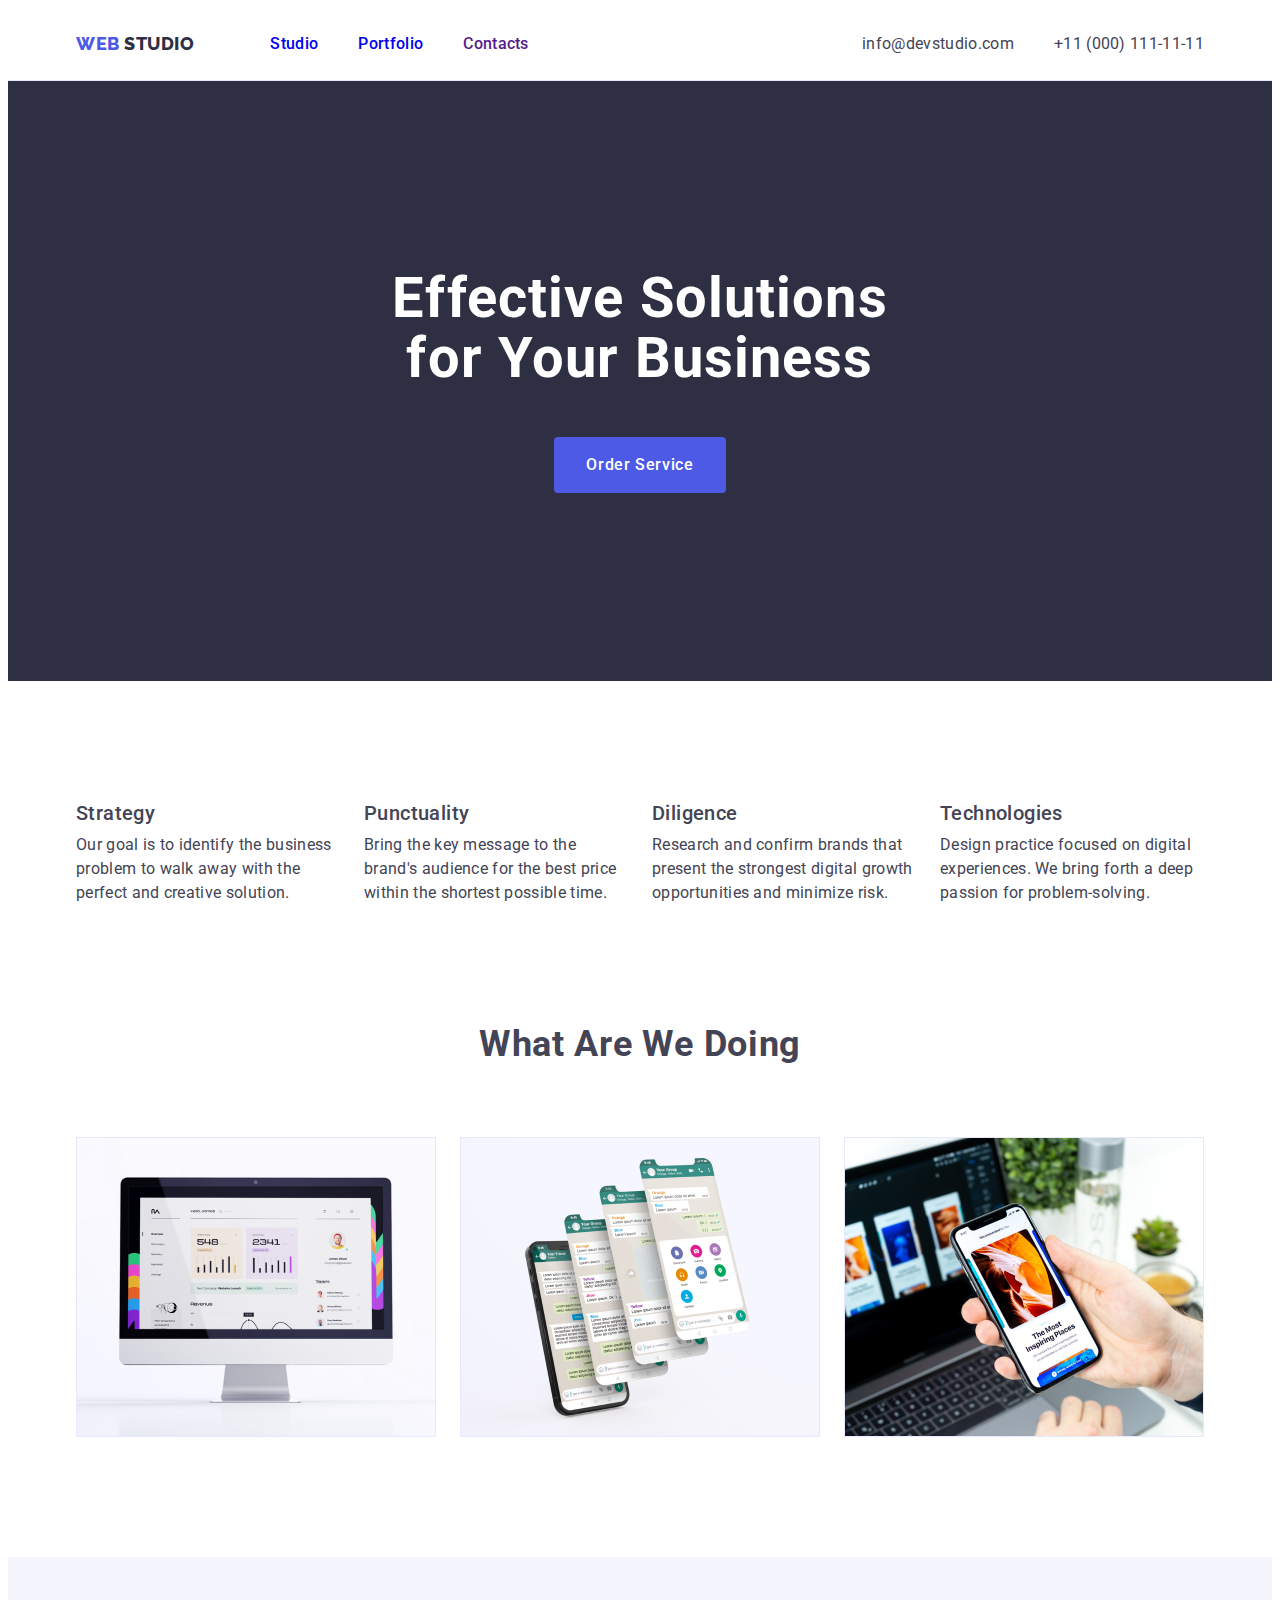
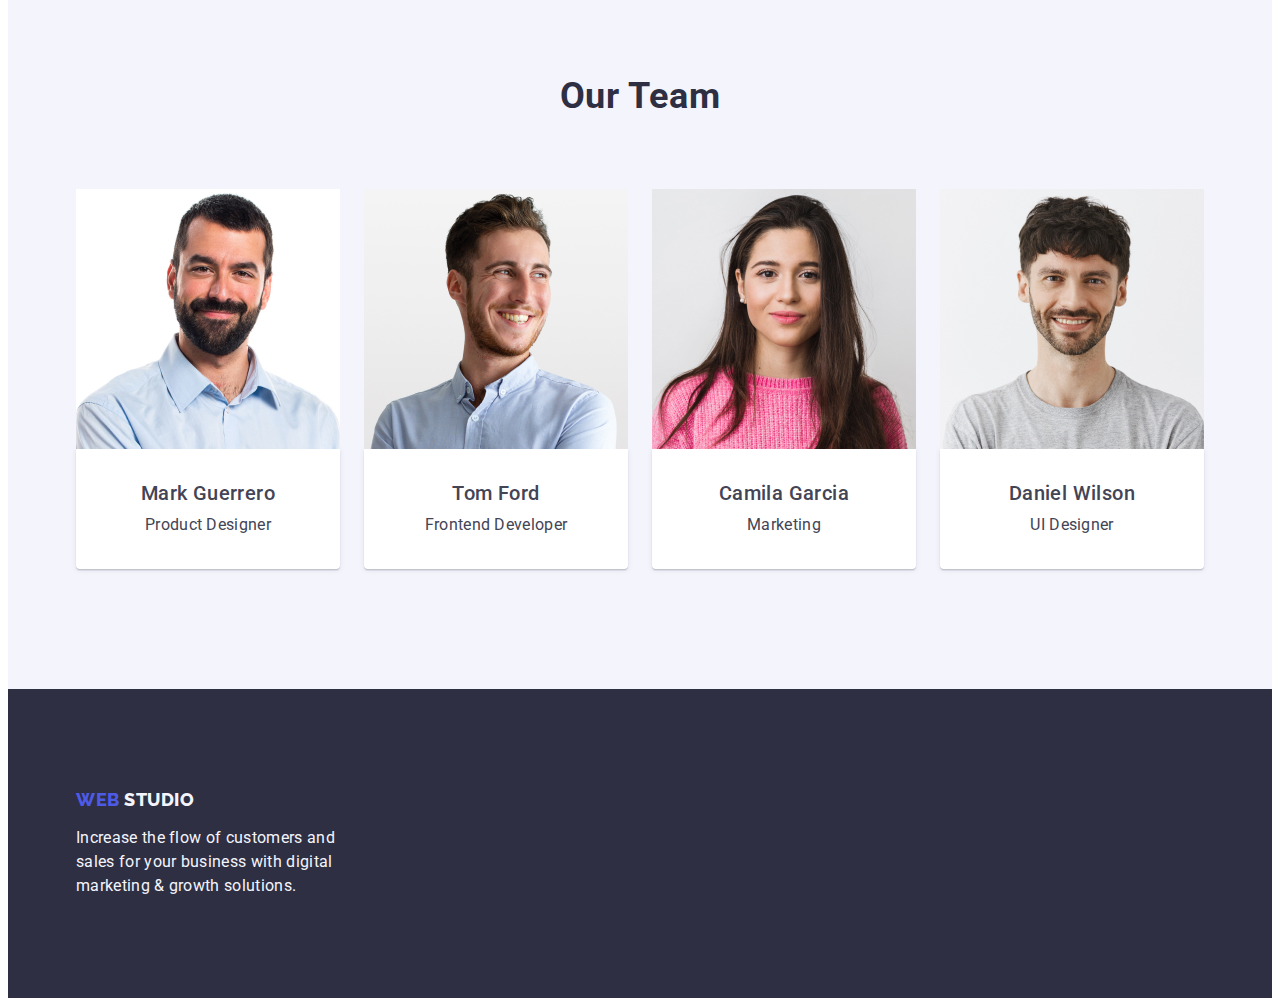
<file: index.html>
<!DOCTYPE html>
<html lang="en">

<head>
    <meta charset="UTF-8">
    <meta name="viewport" content="width=device-width, initial-scale=1.0">
    <title>Document</title>
<link rel="preconnect" href="https://fonts.googleapis.com">
<link rel="preconnect" href="https://fonts.gstatic.com" crossorigin>
<link href="https://fonts.googleapis.com/css2?family=Raleway:wght@800&family=Roboto:wght@400;500;700;900&display=swap"
    rel="stylesheet">
    <link rel="stylesheet" href="https://cdnjs.cloudflare.com/ajax/libs/modern-normalize/2.0.0/modern-normalize.min.css"
        integrity="sha512-4xo8blKMVCiXpTaLzQSLSw3KFOVPWhm/TRtuPVc4WG6kUgjH6J03IBuG7JZPkcWMxJ5huwaBpOpnwYElP/m6wg=="
        crossorigin="anonymous" referrerpolicy="no-referrer" />
    <link rel="stylesheet" href="./css/styles.css" />
</head>

<body class="body">
    <header class="header">
        <div class="header-container container">
        <nav class="header-nav">
            <a href="./index.html" class="header-logo">Web
                <span class="header-logo-accent">Studio</span>
            </a>
            <ul class="menu-list list">
                <li class="menu-link link"><a href="./index.html" class="header-list link">Studio</a></li>
                <li class="menu-link link"><a href="./portfolio.html" class="header-list link">Portfolio</a></li>
                <li class="menu-link link"><a href="" class="header-list link">Contacts</a></li>
            </ul>
        </nav>
        <address class="contacts">
            <ul class="header-address list">
                <li class="contacts-item">
                    <a class="contacts-link link" href="mailto:info@devstudio.com">info@devstudio.com</a>
                </li>
                <li class="contacts-item">
                    <a class="contacts-link link" href="tel:+110001111111">+11 (000) 111-11-11</a>
                </li>
            </ul>
        </address>
        </div>
    </header>

    <main>
        <!--Section 1-->

        <section class="advantages-section-list">
            <div class="container">
            <h1 class="head-text">Effective Solutions for Your Business</h1>
            <button class="head-btn" type="button">Order Service</button>
            </div>
        </section>

        <!--Section 2-->

        <section class="advant-section-list">
            <div class="container">
            <h2 class="visually-hidden" hidden>Advantages</h2>
            <ul class="advantages-list list">
                <li class="advantages-item">
                    <h3 class="advant-title">Strategy</h3>
                    <p class="advant-subtitle">
                        Our goal is to identify the business problem
                        to walk away with the perfect and creative solution.
                    </p>
                </li>
                <li class="advantages-item">
                    <h3 class="advant-title">Punctuality</h3>
                    <p class="advant-subtitle">Bring the key message to the brand's audience
                        for the best price within the shortest possible time.</p>
                </li>
                <li class="advantages-item">
                    <h3 class="advant-title">Diligence</h3>
                    <p class="advant-subtitle">Research and confirm brands that present the
                        strongest digital growth opportunities and minimize risk.</p>
                </li>
                <li class="advantages-item">
                    <h3 class="advant-title">Technologies</h3>
                    <p class="advant-subtitle">Design practice focused on digital experiences.
                        We bring forth a deep passion for problem-solving.</p>
                </li>
            </ul>
            </div>
        </section>

        <!--Section 3-->

        <section class="section-list">
            <div class="container">
                        <h2 class="section-title">What are we doing</h2>
                        <ul class="advantages-list list">
                            <li class="advantages-item">
                                <img src="./images/Rectangle3.jpg" alt="image.3" width="360" height="300">
                            </li>
                            <li class="advantages-item">
                                <img src="./images/Rectangle1.jpg" alt="image.1" width="360" height="300">
                            </li>
                            <li class="advantages-item">
                                <img src="./images/Rectangle2.jpg" alt="image.2" width="360" height="300">
                            </li>
                        </ul>
            </div>
        </section>

        <!--Section 4-->

        <section class="section-four-list">
            <div class="container">
            <h2 class="team-title">Our Team</h2>
            <ul class="team-list-ul list">
                <li class="team-list">
                    <img src="./images/MarkGuerrero.jpg" alt="Mark Guerrero" width="264" height="260">
                    <div class="card-text">
                    <h3 class="team-subtitle">Mark Guerrero</h3>
                    <p class="team-p">Product Designer</p>
                    </div>
                </li>
                <li class="team-list">
                    <img src="./images/TomFord.jpg" alt="Tom Ford" width="264" height="260">
                    <div class="card-text">
                    <h3 class="team-subtitle">Tom Ford</h3>
                    <p class="team-p">Frontend Developer</p>
                    </div>
                </li>
                <li class="team-list">
                    <img src="./images/CamilaGercila.jpg" alt="Camila Gercila" width="264" height="260">
                    <div class="card-text">
                    <h3 class="team-subtitle">Camila Garcia</h3>
                    <p class="team-p">Marketing</p>
                    </div>
                </li>
                <li class="team-list">
                    <img src="./images/DanielWilson.jpg" alt="Daniel Wilson" width="264" height="260">
                    <div class="card-text">
                    <h3 class="team-subtitle">Daniel Wilson</h3>
                    <p class="team-p">UI Designer</p>
                    </div>
                </li>
            </ul>
            </div>
        </section>
    </main>

    <footer class="footer">
        <div class="container">
        <a class="footer-logo link" href="./index.html">Web
            <span class="footer-logo-accent">Studio</span>
        </a>
        <p class="footer-content">Increase the flow of customers and
            sales for your business with digital
            marketing & growth solutions.</p>
            </div>
    </footer>
</body>
</html>
</file>
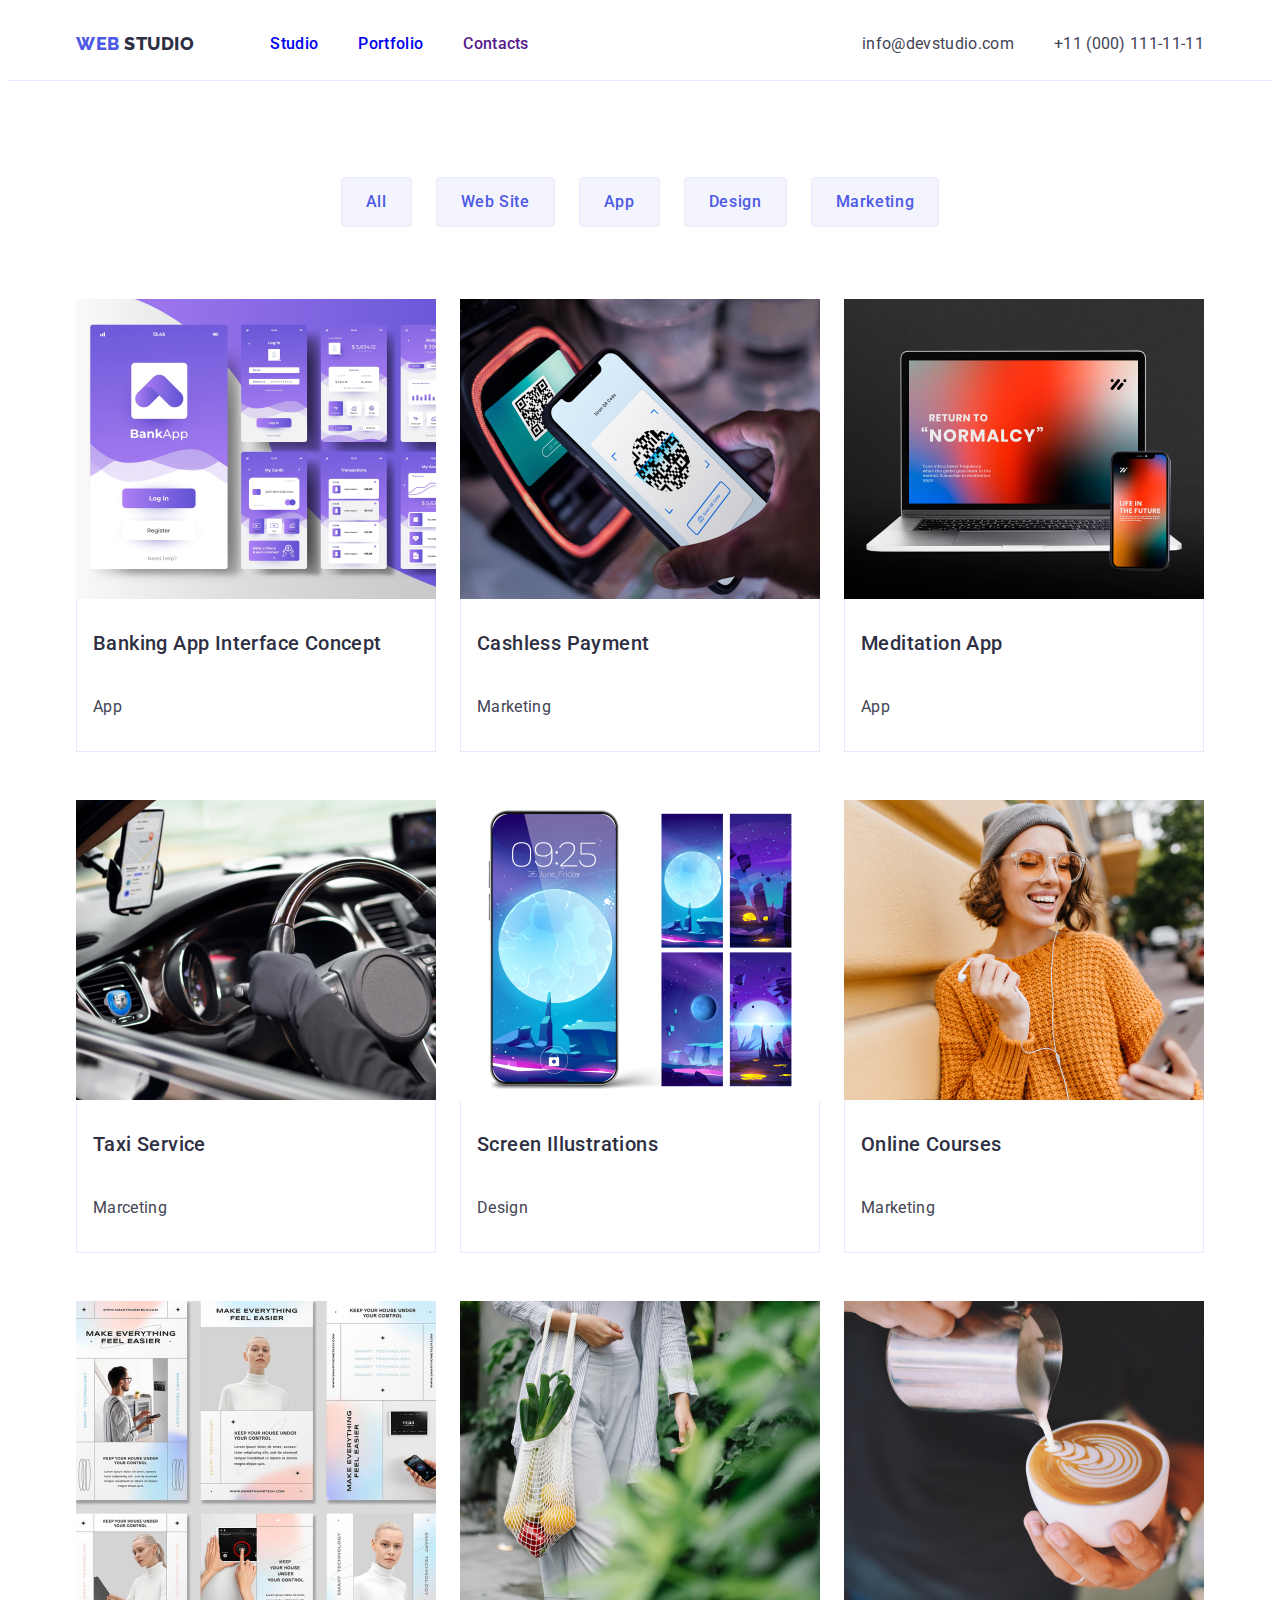
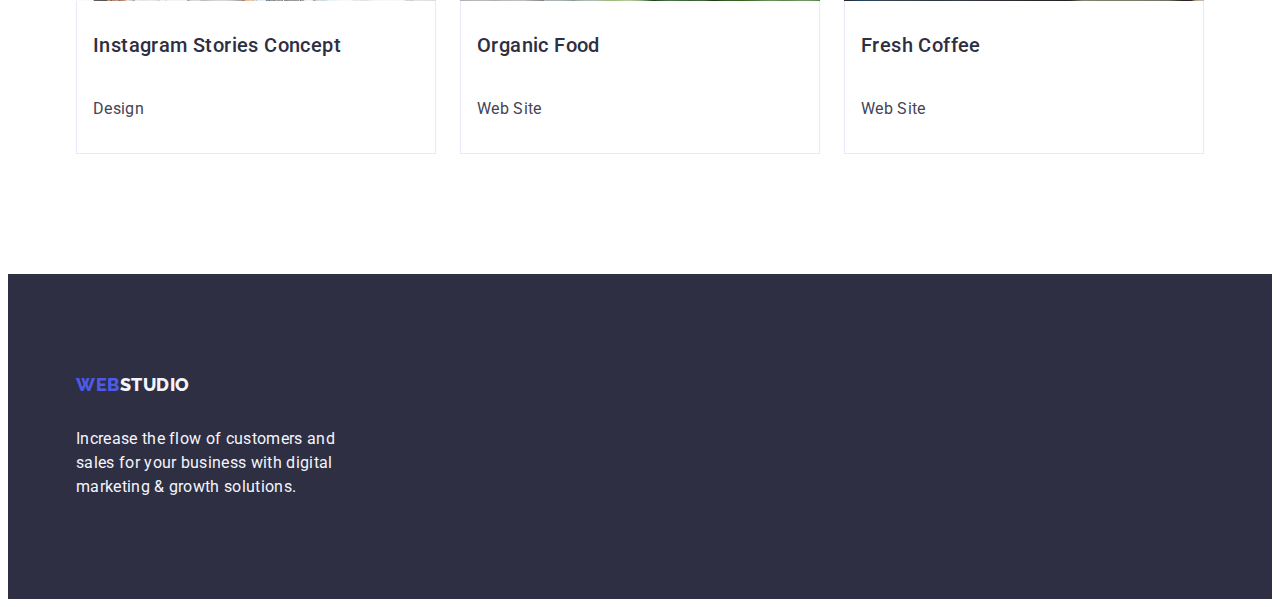
<file: portfolio.html>
<!DOCTYPE html>
<html lang="en">

<head>
    <meta charset="UTF-8">
    <meta name="viewport" content="width=device-width, initial-scale=1.0">
    <title>Document</title>
<link rel="preconnect" href="https://fonts.googleapis.com">
<link rel="preconnect" href="https://fonts.gstatic.com" crossorigin>
<link href="https://fonts.googleapis.com/css2?family=Raleway:wght@800&family=Roboto:wght@400;500;700;900&display=swap"
    rel="stylesheet">
    <link rel="stylesheet" href="https://cdnjs.cloudflare.com/ajax/libs/modern-normalize/2.0.0/modern-normalize.min.css"
        integrity="sha512-4xo8blKMVCiXpTaLzQSLSw3KFOVPWhm/TRtuPVc4WG6kUgjH6J03IBuG7JZPkcWMxJ5huwaBpOpnwYElP/m6wg=="
        crossorigin="anonymous" referrerpolicy="no-referrer" />
    <link rel="stylesheet" href="./css/styles.css" />
</head>

<body class="body">
    <header class="header">
        <div class="container header-container">
            <nav class="header-nav">
                <a href="./index.html" class="header-logo">Web
                    <span class="header-logo-accent">Studio</span>
                </a>
                <ul class="menu-list list">
                    <li class="menu-link link"><a href="./index.html" class="header-list link">Studio</a></li>
                    <li class="menu-link link"><a href="./portfolio.html" class="header-list link">Portfolio</a></li>
                    <li class="menu-link link"><a href="" class="header-list link">Contacts</a></li>
                </ul>
            </nav>
            <address class="contacts">
                <ul class="header-address list">
                    <li class="contacts-item">
                        <a class="contacts-link link" href="mailto:info@devstudio.com">info@devstudio.com</a>
                    </li>
                    <li class="contacts-item">
                        <a class="contacts-link link" href="tel:+110001111111">+11 (000) 111-11-11</a>
                    </li>
                </ul>
            </address>
        </div>
    </header>

    <main>
            <section class="portfolio-buttons">
            <div class="container">
            <h1 hidden class="visually-hidden">Portfolio</h1>
            <ul class="buttons list">
                <li class="button-item"><button class="partfolio-btn" type="button">All</button></li>
                <li class="button-item"><button class="partfolio-btn" type="button">Web Site</button></li>
                <li class="button-item"><button class="partfolio-btn" type="button">App</button></li>
                <li class="button-item"><button class="partfolio-btn" type="button">Design</button></li>
                <li class="button-item"><button class="partfolio-btn" type="button">Marketing</button></li>
            </ul>
<ul class="partfolio-list list">
    <li class="partfolio-item link">
        <a class="partfolio-img link" href="./images/InterfaceContent.jpg">
            <img src="./images/InterfaceContent.jpg" alt="interface content" width="360" height="300">
            <div class="portfolio-card">
                <h2 class="partfolio-title">Banking App Interface Concept</h2>
        <p class="partfolio-subtitle">App</p>
        </div>
    </a>
    </li>
    <li class="partfolio-item link">
        <a class="partfolio-img link" href="./images/marceting.jpg">
            <img src="./images/marceting.jpg" alt="marceting" width="360" height="300">
            <div class="portfolio-card">
            <h2 class="partfolio-title">Cashless Payment</h2>
        <p class="partfolio-subtitle">Marketing</p>
        </div>
    </a>
    </li>
    <li class="partfolio-item link">
        <a class="partfolio-img link" href="./images/app.jpg">
            <img src="./images/app.jpg" alt="Meditation App" width="360" height="300">
        <div class="portfolio-card">
            <h2 class="partfolio-title">Meditation App</h2>
        <p class="partfolio-subtitle">App</p>
        </div>
    </a>
    </li>
    <li class="partfolio-item link">
        <a class="partfolio-img link" href="./images/taxi.jpg">
            <img src="./images/taxi.jpg" alt="taxi service" width="360" height="300">
        <div class="portfolio-card">
            <h2 class="partfolio-title">Taxi Service</h2>
        <p class="partfolio-subtitle">Marceting</p>
        </div>
    </a>
    </li>
    <li class="partfolio-item link">
        <a class="partfolio-img link" href="./images/design.jpg">
            <img src="./images/design.jpg" alt="Screen Illustrations" width="360" height="300">
         <div class="portfolio-card">
            <h2 class="partfolio-title">Screen Illustrations</h2>
        <p class="partfolio-subtitle">Design</p>
        </div>
    </a>
    </li>
    <li class="partfolio-item link">
        <a class="partfolio-img link" href="./images/">
            <img src="./images/OnlineCourses.jpg" alt="courses" width="360" height="300">
        <div class="portfolio-card">
                <h2 class="partfolio-title">Online Courses</h2>
        <p class="partfolio-subtitle">Marketing</p>
        </div>
    </a>
    </li>
    <li class="partfolio-item link">
        <a class="partfolio-img link" href="./images/insta.jpg">
            <img src="./images/insta.jpg" alt="Instagram" width="360" height="300">
        <div class="portfolio-card">
            <h2 class="partfolio-title">Instagram Stories Concept</h2>
        <p class="partfolio-subtitle">Design</p>
        </div>
    </a>
    </li>
    <li class="partfolio-item link">
        <a class="partfolio-img link" href="./images/WebSite.jpg">
            <img src="./images/WebSite.jpg" alt="draganic Food" width="360" height="300">
          <div class="portfolio-card">
            <h2 class="partfolio-title">Organic Food</h2>
        <p class="partfolio-subtitle">Web Site</p>
        </div>
    </a>
    </li>
    <li class="partfolio-item link">
        <a class="partfolio-img link" href="./images/coffee.jpg">
            <img src="./images/coffee.jpg" alt="coffee" width="360" height="300">
         <div class="portfolio-card">
            <h2 class="partfolio-title">Fresh Coffee</h2>
        <p class="partfolio-subtitle">Web Site</p>
        </div>
        </a>
    </li>
</ul>
</div>
</section>
    </main>

    <footer class="partfolio-footer">
        <div class="container">
        <a class="partfolio-footer-logo link" href="./index.html">
            Web
            <span class="partfolio-footer-logo-accent">Studio</span>
        </a>
        <p class="partfolio-footer-content">Increase the flow of customers and
            sales for your business with digital
            marketing & growth solutions.</p>
            </div>
    </footer>

</body>

</html>
</file>
<file: css/styles.css>
*,
*::before,
*::after {
    box-sizing: border-box;
}

:root {
font-family: "Roboto", sans-serif;
--primary-text-color: #434455;
--white: #ffffff;
--logo-color:#4D5AE5;
--lilac: #404bbf;
--logo-color-second: #2e2f42;
--white-second: #f4f4fd;
--cornflower: #E7E9FC;
}


p, h1,h2,h3,h4,h5,h6 {
margin-top: 0;
margin-bottom: 0;
}
ul, ol {
    margin-top: 0;
    margin-bottom: 0;
    padding-left: 0;
}
img {
    display: block;
}

body {
font-family:"Roboto", sans-serif;
color: var(--primary-text-color);
background-color: #ffffff;
}


.link {
    text-decoration: none;
}

.list {
    list-style: none;
}


/**______index.html______**/

/**_____HEADER____**/

.header-container {
    display: flex;
    width: 100%;
    max-width: 1158px;
    margin: 0 auto;
    padding: 0 15px;
    }



.header {
    display: flex;
    border-bottom: 1px solid #e7e9fc;
    background: var(--white, #FFF);
    padding: 0 15px;
}
.header-logo {
    color: var(--logo-color);
    font-size: 18px;
    font-family: "Raleway", sans-serif;
    font-style: normal;
    font-weight: 800;
    line-height: 1.17;
    letter-spacing: 0.03em;
    text-transform: uppercase;
    text-decoration: none;
    margin-right: 76px;
}

.link {
    text-decoration: none;
}

.header-logo-accent {
    color: var(--logo-color-second);
}

.link {
    text-decoration: none;
}


/**__menu__**/


.header-nav {
    display: flex;
    align-items: center;
}
.menu-list {
    display: flex;
    gap: 40px;
}

.header-list {
    padding: 24px 0;
}

.header-address {
        display: flex;
    gap: 40px;
}


.menu-link {
    color: var(--logo-color-second);
    font-size: 16px;
    font-family: "Roboto", sans-serif;
    font-style: normal;
    font-weight: 500;
    line-height: 1.5;
    letter-spacing: 0.02em;
    text-decoration: none;
    padding: 24px 0;
}

.menu-link:hover {
    color: var(--lilac);
}
.menu-link:focus {
    color: var(--lilac);
}

.contacts-link {
    display: block;
    padding: 24px 0;
}

.contacts {
    font-style: normal;
    margin-left: auto;
}

.contacts-link {
    color: var(--primary-text-color);
    font-size: 16px;
    font-family: "Roboto", sans-serif;
    font-style: normal;
    font-weight: 400;
    line-height: 1.5;
    letter-spacing: 0.02em;
    text-decoration: none;
}
.contacts-link:hover {
    color: var(--lilac);
}

.contacts-link:focus {
    color: var(--lilac);
}

/**_____Section1____**/

.container {
    width: 100%;
    max-width: 1158px;
    padding-right: 15px;
    padding-left: 15px;
    margin: 0 auto;
    padding: 0 15px;
}
.advantages-section-list {
    padding: 188px 0;
    background: var(--logo-color-second);
}
.head-text {
    color: var(--white);
    text-align: center;
    font-size: 56px;
    font-family: "Roboto", sans-serif;
    font-style: normal;
    font-weight: 700;
    line-height: 1.07;
    letter-spacing: 1.12px;
    display: block;
        max-width: 496px;
    margin: 0 auto;
     margin-bottom: 48px;
}

.head-btn {
    color: var(--white);
    font-size: 16px;
    font-family: "Roboto", sans-serif;
    font-style: normal;
    font-weight: 500;
    line-height: 24px;
    letter-spacing: 0.64px;
    background: var(--logo-color);
    cursor: pointer;
    min-width: 169px;
    border: 0;
    border-radius: 4px;
    padding: 16px 32px;
    display: block;
    margin: 0 auto;
}
.head-btn:hover {
    background-color: var(--lilac);
}
.head-btn:focus {
    background-color: var(--lilac);
}


/**_____Section2_____**/

.advant-section-list {
    background: var(--white);
    padding: 120px 0;
}

.advantages-list {
    display: flex;
    gap: 24px;
}
.advantages-item {
width: calc((100% - 72px) / 4);
}

.advant-title {
    color: var(--primary-text-color);
    font-size: 20px;
    font-family: "Roboto", sans-serif;
    font-style: normal;
    font-weight: 500;
    line-height: 1.2;
    letter-spacing: 0.02em;
    margin-bottom: 8px;
}

.advant-subtitle {
    color: var(--primary-text-color);
    font-size: 16px;
    font-family: "Roboto", sans-serif;
    font-style: normal;
    font-weight: 400;
    line-height: 1.5;
    letter-spacing: 0.02em;
    display: flex;
    width: 264px;
    flex-direction: column;
}


/**_____Section3____**/


.section-list {
    padding-bottom: 120px;
    background-color:var(--white);
}

.section-title {
    color: var(--primary-text-color);
    text-align: center;
    font-size: 36px;
    margin-bottom: 72px;
    line-height: 1.11;
    letter-spacing: 0.02em;
    text-transform: capitalize;
}
.advantages-list {
    display: flex;

}
.advantages-item {
    width: calc((100% - 48px) / 3);
    gap: 24px;
}

/**____Section4____**/


.section-four-list {
    background: var(--cloud, #F4F4FD);
    padding: 120px 0;
}
.team-title {
    color: var(--logo-color-second);
    text-align: center;
    font-size: 36px;
    font-family: "Roboto", sans-serif;
    font-style: normal;
    font-weight: 700;
    line-height: 1.11;
    letter-spacing: 0.72px;
    text-transform: capitalize;
    margin-bottom: 72px;
}
.team-list-ul {
display: flex;
gap: 24px;
}
.team-list {
    width: calc((100% - 72px) / 4);
    background-color: var(--white);
    border-radius: 0px 0px 4px 4px;
}
.card-text {
    border-radius: 0px 0px 4px 4px;
    display: block;
    background: var(--white, #FFF);
    box-shadow: 0px 2px 1px 0px rgba(46, 47, 66, 0.08), 0px 1px 1px 0px rgba(46, 47, 66, 0.16), 0px 1px 6px 0px rgba(46, 47, 66, 0.08);
    padding: 32px 0;
}

.team-subtitle {
    color: var(--primary-text-color);
    text-align: center;
    font-size: 20px;
    font-family: "Roboto", sans-serif;
    font-style: normal;
    font-weight: 500;
    line-height: 1.2;
    letter-spacing: 0.02em;
    margin-bottom: 8px;
}

.team-p {
    color: var(--primary-text-color);
    text-align: center;
    font-size: 16px;
    font-family: "Roboto", sans-serif;
    font-style: normal;
    font-weight: 400;
    line-height: 1.5;
    letter-spacing: 0.02em;
}

/**_____FOOTER_____**/

.footer {
    background: var(--logo-color-second);
    padding-top: 100px;
    padding-bottom: 100px;
}

.footer-logo {
    color: var(--logo-color);
    font-size: 18px;
    font-family: "Raleway", sans-serif;
    font-style: normal;
    font-weight: 800;
    line-height: 1.17;
    letter-spacing: 0.03em;
    text-transform: uppercase;
    text-decoration: none;
    display: inline-block;
    margin-bottom: 16px;
}

.footer-logo-accent {
    justify-content: center;
    color: #f4f4fd;
    font-size: 18px;
    font-family: "Raleway", sans-serif;
    font-style: normal;
    font-weight: 800;
    line-height: 21px;
    letter-spacing: 0.54px;
    text-transform: uppercase;
    display: inline-flex;
}

.footer-content {
    color: var(--cloud, #F4F4FD);
    font-size: 16px;
    font-family: "Roboto", sans-serif;
    font-style: normal;
    line-height: 24px;
    letter-spacing: 0.32px;
    width: 268px;
}

/**_____PORTFOLIO.HTML____**/


/**_____HEADER_____**/

.header-list {
    padding: 24px 0;
}

/**____SECTION___**/


.visually-hidden {
    position: absolute;
    width: 1px;
    height: 1px;
    margin: -1px;
    border: 0;
    padding: 0;
    white-space: nowrap;
    clip-path: inset(100%);
    clip: rect(0 0 0 0);
    overflow: hidden;
}

img {
    display: block;
}

.portfolio-imges {
    list-style: none;
    background-color: #fff;
}

.portfolio-buttons {
    padding-top: 96px;
    padding-bottom: 120px;
}

.buttons {
    display: flex;
    justify-content: center;
    gap: 24px;
    margin-bottom: 72px;
}

.partfolio-btn {
    color: #4D5AE5;
    text-align: center;
    font-size: 16px;
    font-family: "Roboto",sans-serif;
    font-style: normal;
    font-weight: 500;
    line-height: 1.5;
    letter-spacing: 0.04em;
    border-radius: 4px;
    background: #f4f4fd;
    cursor: pointer;
    padding: 12px 24px;
    border: 1px solid #e7e9fc;
    border-radius: 4px;
}
.partfolio-btn:hover {
    color: #ffffff;
    background-color: #404BBF;
    border: 1px solid transparent;
}
.partfolio-btn:focus {
    color: #ffffff;
    background-color: #404BBF;
    border: 1px solid transparent;
}

.partfolio-list {
    display: flex;
    flex-wrap: wrap;
    column-gap: 24px;
    row-gap: 48px;
}

.partfolio-item {
    width: calc((100% - 48px) / 3);
    flex-wrap: wrap;
    gap: 24px;
}

.partfolio-item link {
    text-decoration: none;
}

.partfolio-title {
    color: var(--logo-color-second);
    font-weight: 500;
    font-size: 20px;
    line-height: 1.2;
    letter-spacing: 0.02em;
    margin-bottom: 8px;
}

.partfolio-subtitle {
    color: var(--primary-text-color);
    font-size: 16px;
    font-weight: 400;
    line-height: 1.5;
    letter-spacing: 0.02em;
}

.portfolio-card {
    display: flex;
    width: 360px;
    padding: 0px;
    flex-direction: column;
    align-items: flex-start;
    gap: 32px;
    width: 0 32px;
    padding: 32px 16px;
    flex-shrink: 0;
    border: 1px solid var(--cornflower);
    background: var(--white, #FFF);
    border-top: none;
}

/**____PARTFOLIO___FOOTER______**/

.partfolio-footer {
    background: var(--logo-color-second);
        padding-top: 100px;
        padding-bottom: 100px;
}

.partfolio-footer-logo {
    color: var(--logo-color);
        font-size: 18px;
        font-family: "Raleway", sans-serif;
        font-style: normal;
        font-weight: 800;
        line-height: 1.17;
        letter-spacing: 0.03em;
        text-transform: uppercase;
        text-decoration: none;
        display: inline-flex;
        margin-bottom: 16px;
}

.partfolio-footer-logo-accent {
    justify-content: center;
    color: #f4f4fd;
    font-size: 18px;
    font-family: "Raleway", sans-serif;
    font-style: normal;
    font-weight: 800;
    line-height: 21px;
    letter-spacing: 0.54px;
    text-transform: uppercase;
}

.partfolio-footer-content {
    color: var(--cloud, #F4F4FD);
    font-size: 16px;
    font-family: "Roboto", sans-serif;
    font-style: normal;
    font-weight: 400;
    line-height: 24px;
    letter-spacing: 0.32px;
    padding-top: 16px;
    width: 268px;
}
</file>
